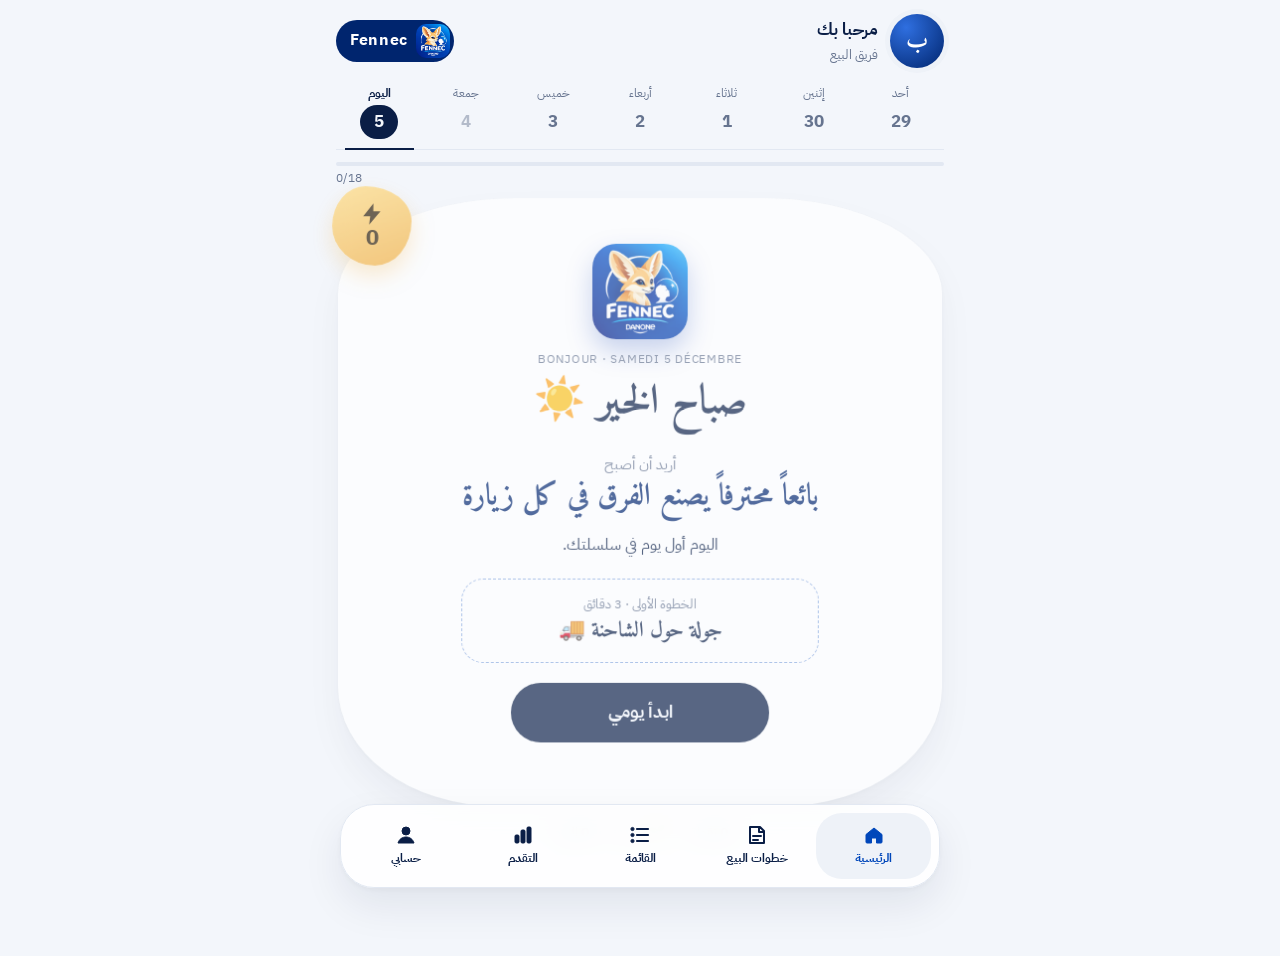
<file: index.html>
<!doctype html>
<html lang="ar" dir="rtl">
<head>
  <meta charset="utf-8">
  <meta name="viewport" content="width=device-width, initial-scale=1">
  <title>Fennec</title>
  <meta http-equiv="refresh" content="0; url=danone-vendeur/">
</head>
<body>
  <p><a href="danone-vendeur/">Ouvrir Fennec</a></p>
</body>
</html>
</file>
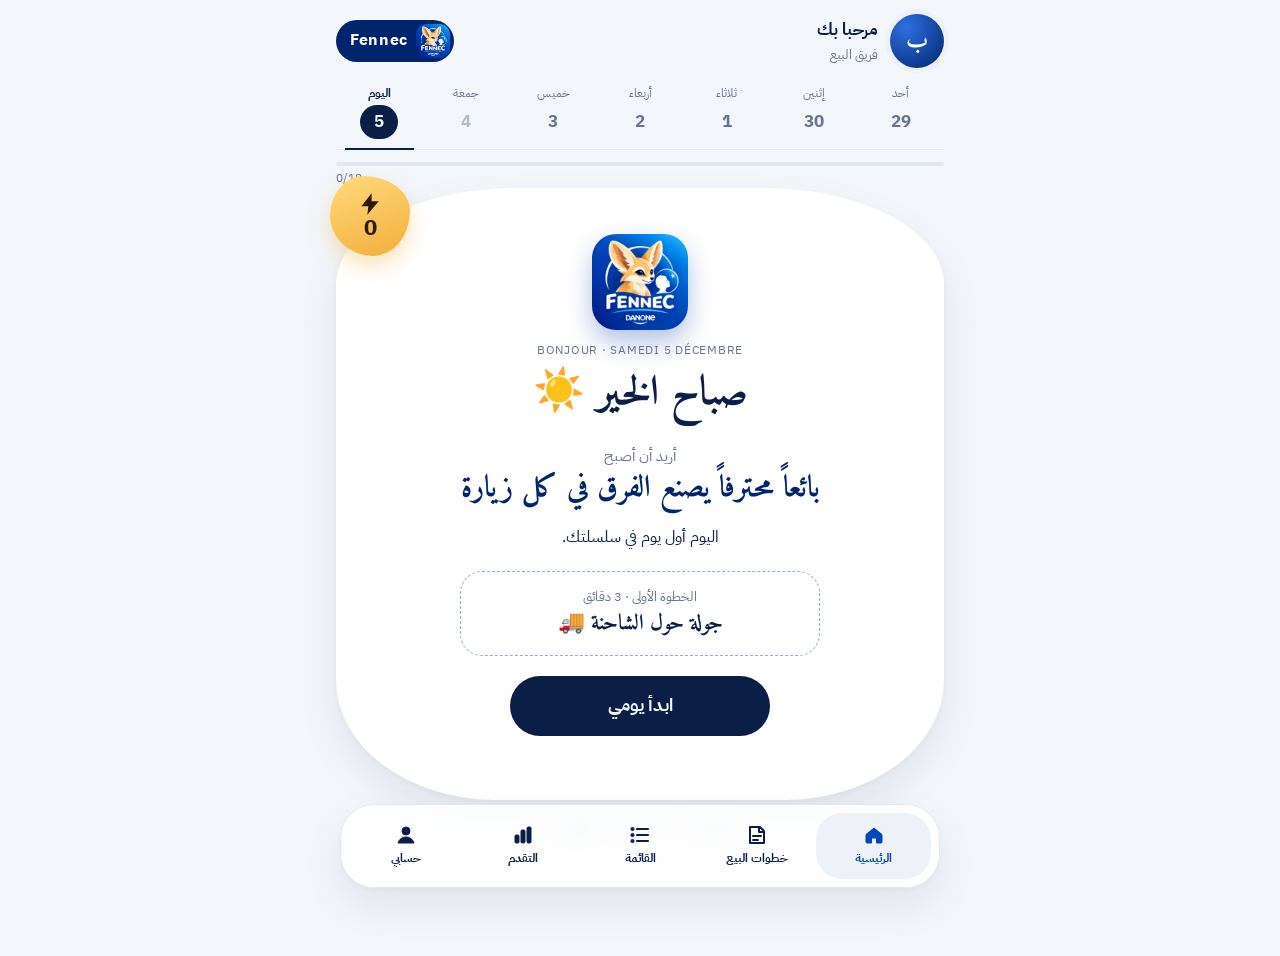
<file: danone-vendeur/index.html>
<!doctype html>
<html lang="ar" dir="rtl">
<head>
  <meta charset="utf-8">
  <meta name="viewport" content="width=device-width, initial-scale=1, viewport-fit=cover">
  <meta name="theme-color" content="#F3F6FB" media="(prefers-color-scheme: light)">
  <meta name="theme-color" content="#071330" media="(prefers-color-scheme: dark)">
  <meta name="description" content="Fennec — مهام البائع اليومية خطوة بخطوة لفريق البيع في دانون جرجرة.">
  <title>Fennec</title>
  <link rel="manifest" href="manifest.json">
  <link rel="icon" href="icon-192.png" type="image/png">
  <link rel="apple-touch-icon" href="apple-touch-icon.png">
  <meta name="apple-mobile-web-app-capable" content="yes">
  <meta name="mobile-web-app-capable" content="yes">
  <meta name="apple-mobile-web-app-title" content="Fennec">
  <meta name="apple-mobile-web-app-status-bar-style" content="default">
  <link rel="stylesheet" href="fonts/fonts.css">
  <link rel="stylesheet" href="styles.css">
</head>
<body>
  <header class="top">
    <div class="top-row">
      <button class="avatar tab-link" id="avatar" data-go="settings" aria-label="الإعدادات">ب</button>
      <div class="who">
        <div class="who-name" id="who">مرحباً</div>
        <div class="who-sub" id="whoSub">فريق البيع</div>
      </div>
      <div class="brand">
        <img class="brand-logo" src="fennec-logo.png" alt="" width="34" height="34">
        <span class="brand-name" dir="ltr">Fennec</span>
      </div>
    </div>
    <div class="week" id="week"></div>
    <div class="progress" aria-label="نسبة الإنجاز">
      <div class="progress-bar" id="progressBar"></div>
      <span class="progress-label" id="progressLabel">0/18</span>
    </div>
  </header>

  <div id="banner" class="banner hidden" role="alert"></div>

  <main id="view"></main>

  <nav class="tabbar" role="tablist" aria-label="التنقل">
    <button class="tab active" data-view="focus" role="tab">
      <svg viewBox="0 0 24 24" aria-hidden="true"><path d="M4 11.5 12 5l8 6.5V19a1 1 0 0 1-1 1h-4.5v-5h-5v5H5a1 1 0 0 1-1-1z"/></svg>
      <span>الرئيسية</span>
    </button>
    <button class="tab" data-view="steps" role="tab">
      <svg viewBox="0 0 24 24" aria-hidden="true"><path d="M5 4h10l4 4v12H5zM14 4v5h5" fill="none" stroke-width="2" stroke-linejoin="round"/><path d="M8 13h8M8 17h5" fill="none" stroke-width="2" stroke-linecap="round"/></svg>
      <span>خطوات البيع</span>
    </button>
    <button class="tab" data-view="day" role="tab">
      <svg viewBox="0 0 24 24" aria-hidden="true"><path d="M9 6h11M9 12h11M9 18h11" fill="none" stroke-width="2.2" stroke-linecap="round"/><circle cx="4.5" cy="6" r="1.6"/><circle cx="4.5" cy="12" r="1.6"/><circle cx="4.5" cy="18" r="1.6"/></svg>
      <span>القائمة</span>
    </button>
    <button class="tab" data-view="history" role="tab">
      <svg viewBox="0 0 24 24" aria-hidden="true"><rect x="4" y="12" width="4" height="8" rx="1.2"/><rect x="10" y="7" width="4" height="13" rx="1.2"/><rect x="16" y="4" width="4" height="16" rx="1.2"/></svg>
      <span>التقدم</span>
    </button>
    <button class="tab" data-view="settings" role="tab">
      <svg viewBox="0 0 24 24" aria-hidden="true"><circle cx="12" cy="8" r="4"/><path d="M4 20c1.2-4 4.4-6 8-6s6.8 2 8 6z"/></svg>
      <span>حسابي</span>
    </button>
  </nav>

  <div id="celebrate" class="celebrate hidden" aria-live="polite"></div>

  <script src="app.js"></script>
  <script src="focus.js"></script>
</body>
</html>
</file>
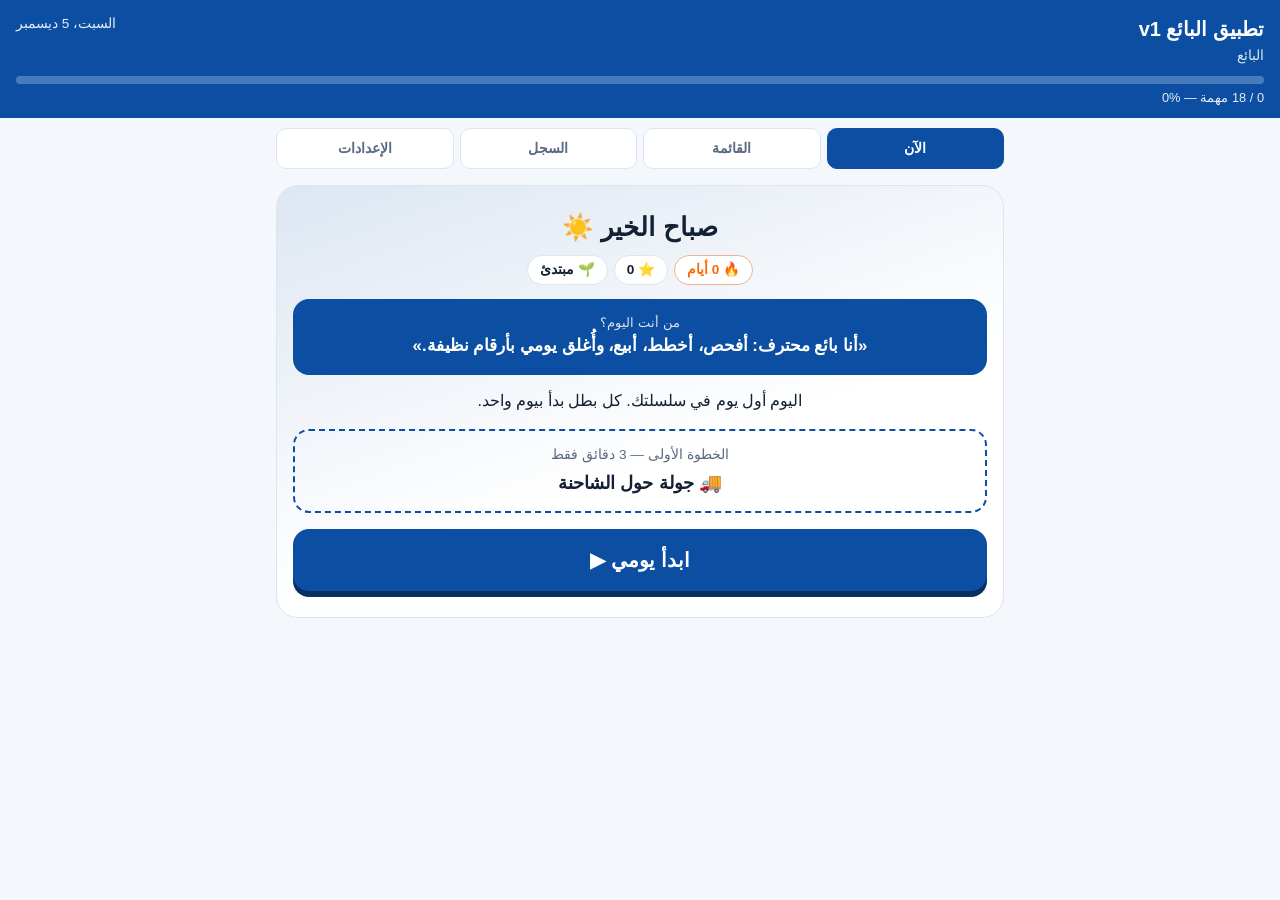
<file: danone-vendeur/v1/index.html>
<!doctype html>
<html lang="ar" dir="rtl">
<head>
  <meta charset="utf-8">
  <meta name="viewport" content="width=device-width, initial-scale=1, viewport-fit=cover">
  <meta name="theme-color" content="#0b4ea2">
  <meta name="description" content="قائمة المهام اليومية للبائع بالترتيب مع التذكيرات والحسابات.">
  <title>تطبيق البائع v1</title>
  <link rel="manifest" href="manifest.json">
  <link rel="icon" href="icon.svg" type="image/svg+xml">
  <link rel="apple-touch-icon" href="apple-touch-icon.png">
  <meta name="apple-mobile-web-app-capable" content="yes">
  <meta name="mobile-web-app-capable" content="yes">
  <meta name="apple-mobile-web-app-title" content="البائع v1">
  <meta name="apple-mobile-web-app-status-bar-style" content="black-translucent">
  <link rel="stylesheet" href="styles.css">
</head>
<body>
  <header class="topbar">
    <div class="topbar-row">
      <div>
        <h1>تطبيق البائع v1</h1>
        <p class="sub" id="who">—</p>
      </div>
      <div class="date" id="today">—</div>
    </div>
    <div class="progress" aria-label="نسبة الإنجاز">
      <div class="progress-bar" id="progressBar"></div>
    </div>
    <p class="progress-label" id="progressLabel">0%</p>
  </header>

  <nav class="tabs" role="tablist">
    <button class="tab active" data-view="focus" role="tab">الآن</button>
    <button class="tab" data-view="day" role="tab">القائمة</button>
    <button class="tab" data-view="history" role="tab">السجل</button>
    <button class="tab" data-view="settings" role="tab">الإعدادات</button>
  </nav>

  <div id="banner" class="banner hidden" role="alert"></div>

  <main id="view"></main>

  <div id="celebrate" class="celebrate hidden" aria-live="polite"></div>

  <script src="app.js"></script>
  <script src="focus.js"></script>
</body>
</html>
</file>
<file: danone-vendeur/fonts/fonts.css>
/* arabic */
@font-face {
  font-family: 'Amiri';
  font-style: normal;
  font-weight: 400;
  font-display: swap;
  src: url(Amiri-400-arabic.woff2) format('woff2');
  unicode-range: U+0600-06FF, U+0750-077F, U+0870-088E, U+0890-0891, U+0897-08E1, U+08E3-08FF, U+200C-200E, U+2010-2011, U+204F, U+2E41, U+FB50-FDFF, U+FE70-FE74, U+FE76-FEFC, U+102E0-102FB, U+10E60-10E7E, U+10EC2-10EC4, U+10EFC-10EFF, U+1EE00-1EE03, U+1EE05-1EE1F, U+1EE21-1EE22, U+1EE24, U+1EE27, U+1EE29-1EE32, U+1EE34-1EE37, U+1EE39, U+1EE3B, U+1EE42, U+1EE47, U+1EE49, U+1EE4B, U+1EE4D-1EE4F, U+1EE51-1EE52, U+1EE54, U+1EE57, U+1EE59, U+1EE5B, U+1EE5D, U+1EE5F, U+1EE61-1EE62, U+1EE64, U+1EE67-1EE6A, U+1EE6C-1EE72, U+1EE74-1EE77, U+1EE79-1EE7C, U+1EE7E, U+1EE80-1EE89, U+1EE8B-1EE9B, U+1EEA1-1EEA3, U+1EEA5-1EEA9, U+1EEAB-1EEBB, U+1EEF0-1EEF1;
}
/* latin */
@font-face {
  font-family: 'Amiri';
  font-style: normal;
  font-weight: 400;
  font-display: swap;
  src: url(Amiri-400-latin.woff2) format('woff2');
  unicode-range: U+0000-00FF, U+0131, U+0152-0153, U+02BB-02BC, U+02C6, U+02DA, U+02DC, U+0304, U+0308, U+0329, U+2000-206F, U+20AC, U+2122, U+2191, U+2193, U+2212, U+2215, U+FEFF, U+FFFD;
}
/* arabic */
@font-face {
  font-family: 'Amiri';
  font-style: normal;
  font-weight: 700;
  font-display: swap;
  src: url(Amiri-700-arabic.woff2) format('woff2');
  unicode-range: U+0600-06FF, U+0750-077F, U+0870-088E, U+0890-0891, U+0897-08E1, U+08E3-08FF, U+200C-200E, U+2010-2011, U+204F, U+2E41, U+FB50-FDFF, U+FE70-FE74, U+FE76-FEFC, U+102E0-102FB, U+10E60-10E7E, U+10EC2-10EC4, U+10EFC-10EFF, U+1EE00-1EE03, U+1EE05-1EE1F, U+1EE21-1EE22, U+1EE24, U+1EE27, U+1EE29-1EE32, U+1EE34-1EE37, U+1EE39, U+1EE3B, U+1EE42, U+1EE47, U+1EE49, U+1EE4B, U+1EE4D-1EE4F, U+1EE51-1EE52, U+1EE54, U+1EE57, U+1EE59, U+1EE5B, U+1EE5D, U+1EE5F, U+1EE61-1EE62, U+1EE64, U+1EE67-1EE6A, U+1EE6C-1EE72, U+1EE74-1EE77, U+1EE79-1EE7C, U+1EE7E, U+1EE80-1EE89, U+1EE8B-1EE9B, U+1EEA1-1EEA3, U+1EEA5-1EEA9, U+1EEAB-1EEBB, U+1EEF0-1EEF1;
}
/* latin */
@font-face {
  font-family: 'Amiri';
  font-style: normal;
  font-weight: 700;
  font-display: swap;
  src: url(Amiri-700-latin.woff2) format('woff2');
  unicode-range: U+0000-00FF, U+0131, U+0152-0153, U+02BB-02BC, U+02C6, U+02DA, U+02DC, U+0304, U+0308, U+0329, U+2000-206F, U+20AC, U+2122, U+2191, U+2193, U+2212, U+2215, U+FEFF, U+FFFD;
}
/* arabic */
@font-face {
  font-family: 'IBM Plex Sans Arabic';
  font-style: normal;
  font-weight: 400;
  font-display: swap;
  src: url(IBMPlexSansArabic-400-arabic.woff2) format('woff2');
  unicode-range: U+0600-06FF, U+0750-077F, U+0870-088E, U+0890-0891, U+0897-08E1, U+08E3-08FF, U+200C-200E, U+2010-2011, U+204F, U+2E41, U+FB50-FDFF, U+FE70-FE74, U+FE76-FEFC, U+102E0-102FB, U+10E60-10E7E, U+10EC2-10EC4, U+10EFC-10EFF, U+1EE00-1EE03, U+1EE05-1EE1F, U+1EE21-1EE22, U+1EE24, U+1EE27, U+1EE29-1EE32, U+1EE34-1EE37, U+1EE39, U+1EE3B, U+1EE42, U+1EE47, U+1EE49, U+1EE4B, U+1EE4D-1EE4F, U+1EE51-1EE52, U+1EE54, U+1EE57, U+1EE59, U+1EE5B, U+1EE5D, U+1EE5F, U+1EE61-1EE62, U+1EE64, U+1EE67-1EE6A, U+1EE6C-1EE72, U+1EE74-1EE77, U+1EE79-1EE7C, U+1EE7E, U+1EE80-1EE89, U+1EE8B-1EE9B, U+1EEA1-1EEA3, U+1EEA5-1EEA9, U+1EEAB-1EEBB, U+1EEF0-1EEF1;
}
/* latin */
@font-face {
  font-family: 'IBM Plex Sans Arabic';
  font-style: normal;
  font-weight: 400;
  font-display: swap;
  src: url(IBMPlexSansArabic-400-latin.woff2) format('woff2');
  unicode-range: U+0000-00FF, U+0131, U+0152-0153, U+02BB-02BC, U+02C6, U+02DA, U+02DC, U+0304, U+0308, U+0329, U+2000-206F, U+20AC, U+2122, U+2191, U+2193, U+2212, U+2215, U+FEFF, U+FFFD;
}
/* arabic */
@font-face {
  font-family: 'IBM Plex Sans Arabic';
  font-style: normal;
  font-weight: 500;
  font-display: swap;
  src: url(IBMPlexSansArabic-500-arabic.woff2) format('woff2');
  unicode-range: U+0600-06FF, U+0750-077F, U+0870-088E, U+0890-0891, U+0897-08E1, U+08E3-08FF, U+200C-200E, U+2010-2011, U+204F, U+2E41, U+FB50-FDFF, U+FE70-FE74, U+FE76-FEFC, U+102E0-102FB, U+10E60-10E7E, U+10EC2-10EC4, U+10EFC-10EFF, U+1EE00-1EE03, U+1EE05-1EE1F, U+1EE21-1EE22, U+1EE24, U+1EE27, U+1EE29-1EE32, U+1EE34-1EE37, U+1EE39, U+1EE3B, U+1EE42, U+1EE47, U+1EE49, U+1EE4B, U+1EE4D-1EE4F, U+1EE51-1EE52, U+1EE54, U+1EE57, U+1EE59, U+1EE5B, U+1EE5D, U+1EE5F, U+1EE61-1EE62, U+1EE64, U+1EE67-1EE6A, U+1EE6C-1EE72, U+1EE74-1EE77, U+1EE79-1EE7C, U+1EE7E, U+1EE80-1EE89, U+1EE8B-1EE9B, U+1EEA1-1EEA3, U+1EEA5-1EEA9, U+1EEAB-1EEBB, U+1EEF0-1EEF1;
}
/* latin */
@font-face {
  font-family: 'IBM Plex Sans Arabic';
  font-style: normal;
  font-weight: 500;
  font-display: swap;
  src: url(IBMPlexSansArabic-500-latin.woff2) format('woff2');
  unicode-range: U+0000-00FF, U+0131, U+0152-0153, U+02BB-02BC, U+02C6, U+02DA, U+02DC, U+0304, U+0308, U+0329, U+2000-206F, U+20AC, U+2122, U+2191, U+2193, U+2212, U+2215, U+FEFF, U+FFFD;
}
/* arabic */
@font-face {
  font-family: 'IBM Plex Sans Arabic';
  font-style: normal;
  font-weight: 700;
  font-display: swap;
  src: url(IBMPlexSansArabic-700-arabic.woff2) format('woff2');
  unicode-range: U+0600-06FF, U+0750-077F, U+0870-088E, U+0890-0891, U+0897-08E1, U+08E3-08FF, U+200C-200E, U+2010-2011, U+204F, U+2E41, U+FB50-FDFF, U+FE70-FE74, U+FE76-FEFC, U+102E0-102FB, U+10E60-10E7E, U+10EC2-10EC4, U+10EFC-10EFF, U+1EE00-1EE03, U+1EE05-1EE1F, U+1EE21-1EE22, U+1EE24, U+1EE27, U+1EE29-1EE32, U+1EE34-1EE37, U+1EE39, U+1EE3B, U+1EE42, U+1EE47, U+1EE49, U+1EE4B, U+1EE4D-1EE4F, U+1EE51-1EE52, U+1EE54, U+1EE57, U+1EE59, U+1EE5B, U+1EE5D, U+1EE5F, U+1EE61-1EE62, U+1EE64, U+1EE67-1EE6A, U+1EE6C-1EE72, U+1EE74-1EE77, U+1EE79-1EE7C, U+1EE7E, U+1EE80-1EE89, U+1EE8B-1EE9B, U+1EEA1-1EEA3, U+1EEA5-1EEA9, U+1EEAB-1EEBB, U+1EEF0-1EEF1;
}
/* latin */
@font-face {
  font-family: 'IBM Plex Sans Arabic';
  font-style: normal;
  font-weight: 700;
  font-display: swap;
  src: url(IBMPlexSansArabic-700-latin.woff2) format('woff2');
  unicode-range: U+0000-00FF, U+0131, U+0152-0153, U+02BB-02BC, U+02C6, U+02DA, U+02DC, U+0304, U+0308, U+0329, U+2000-206F, U+20AC, U+2122, U+2191, U+2193, U+2212, U+2215, U+FEFF, U+FFFD;
}
</file>
<file: danone-vendeur/styles.css>
/* ============================================================
   Fennec V2 — هوية دانون جرجرة
   Layout: one tall "blob" card per task on a milk-white ground,
   week strip on top, floating pill tab bar at the bottom.
   ============================================================ */
:root {
  /* Color — Danone blue, star red, milk white */
  --bg: #F3F6FB;          /* milk */
  --card: #FFFFFF;
  --ink: #0A1E46;         /* night blue text */
  --muted: #66748F;
  --line: #E2E8F2;
  --soft: #EEF2F8;        /* pill / chip ground */
  --brand: #0047BA;       /* Danone blue */
  --brand-deep: #00256E;
  --brand-soft: #E8EFFC;
  --brand-ink: #FFFFFF;
  --accent: #E4002B;      /* star red */
  --gold-a: #FFDA7B; --gold-b: #F2AE3D; --gold-ink: #2B1A00;
  --fire-a: #FFA25C; --fire-b: #E8452C;
  --ok: #128A4A; --ok-bg: #E4F5EB;
  --warn: #9A5B00; --warn-bg: #FFF3DD;
  --bad: #C1121F; --bad-bg: #FDE7EA;
  --lock: #A9B4C7;
  --shadow: 0 18px 40px rgba(10, 30, 70, .08), 0 2px 6px rgba(10, 30, 70, .04);

  /* Type */
  --display: 'Amiri', 'Noto Naskh Arabic', 'Times New Roman', serif;
  --ui: 'IBM Plex Sans Arabic', system-ui, 'Segoe UI', Tahoma, sans-serif;

  --radius: 18px;
  --tabbar-h: 84px;
}
@media (prefers-color-scheme: dark) {
  :root:not([data-theme="light"]) {
    --bg: #071330; --card: #0F2150; --ink: #EAF0FB; --muted: #9DAAC6; --line: #233663; --soft: #182C60;
    --brand: #4F82F7; --brand-deep: #2D5BD0; --brand-soft: #16295E; --brand-ink: #FFFFFF; --accent: #FF4D6A;
    --ok: #4CC785; --ok-bg: #0F3324; --warn: #F2B54E; --warn-bg: #362A10; --bad: #FF6B7A; --bad-bg: #3B1420;
    --lock: #4C5F8C; --shadow: 0 18px 40px rgba(0, 0, 0, .35);
    color-scheme: dark;
  }
}
:root[data-theme="dark"] {
  --bg: #071330; --card: #0F2150; --ink: #EAF0FB; --muted: #9DAAC6; --line: #233663; --soft: #182C60;
  --brand: #4F82F7; --brand-deep: #2D5BD0; --brand-soft: #16295E; --brand-ink: #FFFFFF; --accent: #FF4D6A;
  --ok: #4CC785; --ok-bg: #0F3324; --warn: #F2B54E; --warn-bg: #362A10; --bad: #FF6B7A; --bad-bg: #3B1420;
  --lock: #4C5F8C; --shadow: 0 18px 40px rgba(0, 0, 0, .35);
  color-scheme: dark;
}

* { box-sizing: border-box; }
html, body { margin: 0; }
body {
  background: var(--bg);
  color: var(--ink);
  font-family: var(--ui);
  font-size: 16px;
  line-height: 1.6;
  padding-bottom: calc(var(--tabbar-h) + 28px + env(safe-area-inset-bottom, 0px));
  overflow-x: clip;
  -webkit-tap-highlight-color: transparent;
}
button, input, textarea, select { font: inherit; color: inherit; }
button:focus-visible, a:focus-visible, input:focus-visible, textarea:focus-visible { outline: 3px solid color-mix(in srgb, var(--brand) 55%, transparent); outline-offset: 2px; }
a { color: var(--brand); }
.display { font-family: var(--display); font-weight: 700; text-wrap: balance; line-height: 1.35; margin: 0; }
.eyebrow { font-size: .78rem; letter-spacing: .06em; color: var(--muted); text-transform: uppercase; }
.muted { color: var(--muted); font-size: .9rem; }

/* ---------- Header ---------- */
.top { max-width: 640px; margin: 0 auto; padding: max(14px, env(safe-area-inset-top, 0px)) 16px 0; }
.top-row { display: flex; align-items: center; gap: 12px; }
.avatar {
  flex: none; width: 54px; height: 54px; border-radius: 50%; border: 0; cursor: pointer;
  display: grid; place-items: center; font-family: var(--display); font-size: 1.5rem; font-weight: 700;
  color: var(--brand-ink); background: radial-gradient(circle at 30% 25%, #2F6FE0, var(--brand-deep));
  box-shadow: 0 0 0 5px var(--soft);
}
.who { flex: 1; min-width: 0; }
.who-name { font-weight: 700; font-size: 1.05rem; }
.who-sub { font-size: .82rem; color: var(--muted); white-space: nowrap; overflow: hidden; text-overflow: ellipsis; }
.brand { display: flex; align-items: center; gap: 8px; padding: 4px; padding-inline-end: 14px; border-radius: 99px; background: var(--brand-deep); color: #fff; }
.brand-logo { width: 34px; height: 34px; border-radius: 10px; display: block; }
.brand-name { font-weight: 700; font-size: 1rem; letter-spacing: .04em; white-space: nowrap; }

.week { display: grid; grid-template-columns: repeat(7, 1fr); margin-top: 16px; border-bottom: 1px solid var(--line); }
.wd { display: flex; flex-direction: column; align-items: center; gap: 2px; padding-bottom: 10px; position: relative; color: var(--muted); }
.wd-n { font-size: .74rem; }
.wd-d { font-size: 1.05rem; font-weight: 600; width: 38px; height: 34px; display: grid; place-items: center; border-radius: 99px; font-variant-numeric: tabular-nums; }
.wd.full .wd-d { color: var(--brand); }
.wd.full::after, .wd.part::after { content: ""; position: absolute; bottom: 4px; width: 5px; height: 5px; border-radius: 50%; background: var(--brand); }
.wd.part::after { background: transparent; box-shadow: inset 0 0 0 1.5px var(--brand); }
.wd.off .wd-d { opacity: .45; }
.wd.today { color: var(--ink); font-weight: 700; }
.wd.today .wd-d { background: var(--ink); color: var(--bg); }
.wd.today::before { content: ""; position: absolute; bottom: -1px; inset-inline: 10%; height: 2px; background: var(--ink); }
.wd.today::after { display: none; }

.progress { position: relative; height: 4px; margin: 12px 0 0; background: var(--line); border-radius: 99px; }
.progress-bar { height: 100%; width: 0; border-radius: 99px; background: linear-gradient(90deg, var(--accent), var(--brand)); transition: width .4s; }
.progress-label { position: absolute; inset-inline-end: 0; top: 8px; font-size: .72rem; color: var(--muted); font-variant-numeric: tabular-nums; }

/* ---------- Main ---------- */
main { max-width: 640px; margin: 0 auto; padding: 22px 16px 0; }
.banner {
  max-width: 608px; margin: 12px auto 0; padding: 10px 14px; border-radius: 14px;
  background: var(--warn-bg); color: var(--warn); font-weight: 600; cursor: pointer;
}
.banner.hidden { display: none; }

.stack { display: flex; flex-direction: column; gap: 22px; }

/* The signature card: soft superellipse "blob" */
.blob {
  position: relative; background: var(--card); color: var(--ink);
  border-radius: min(46%, 180px) min(46%, 180px) min(42%, 160px) min(42%, 160px) / 96px 96px 120px 120px;
  padding: 70px clamp(22px, 7vw, 40px) 64px; text-align: center; box-shadow: var(--shadow);
}
.blob.enter { animation: rise .45s cubic-bezier(.2, .9, .3, 1.1); }
.pill-btn {
  position: absolute; top: 18px; left: 50%; transform: translateX(-50%);
  width: 64px; height: 40px; border: 0; border-radius: 20px; background: var(--soft); color: var(--ink);
  display: grid; place-items: center; font-weight: 800; letter-spacing: .12em; cursor: pointer;
}
.pill-btn svg { width: 22px; height: 22px; stroke: currentColor; }
.badge {
  position: absolute; top: -12px; left: -6px; width: 80px; height: 80px;
  border-radius: 42% 58% 46% 54% / 50% 44% 56% 50%;
  background: linear-gradient(160deg, var(--gold-a), var(--gold-b)); color: var(--gold-ink);
  display: grid; place-items: center; align-content: center; gap: 0;
  box-shadow: 0 10px 22px rgba(242, 174, 61, .35);
}
.badge svg { width: 26px; height: 26px; fill: currentColor; }
.badge b { font-size: 1.35rem; line-height: 1.1; font-variant-numeric: tabular-nums; }
.badge.hot { background: linear-gradient(160deg, var(--fire-a), var(--fire-b)); color: #fff; box-shadow: 0 10px 22px rgba(232, 69, 44, .35); }

.phase-chip { display: inline-flex; flex-wrap: wrap; justify-content: center; gap: 6px; font-size: .78rem; font-weight: 600; color: var(--brand); background: var(--brand-soft); border-radius: 99px; padding: 4px 12px; margin-bottom: 14px; }
.phase-chip span { color: var(--muted); font-weight: 500; }
.task-title { font-size: clamp(1.7rem, 7.4vw, 2.3rem); }
.t-icon { font-family: var(--ui); }
.fr { color: var(--muted); font-size: .9rem; margin-top: 2px; }
.become { margin: 22px 0 6px; }
.become-k { color: var(--muted); font-size: .95rem; }
.become-v { font-family: var(--display); font-size: clamp(1.45rem, 6.2vw, 1.9rem); font-weight: 700; line-height: 1.4; text-wrap: balance; color: var(--brand-deep); }
@media (prefers-color-scheme: dark) { :root:not([data-theme="light"]) .become-v { color: #BFD3FF; } }
:root[data-theme="dark"] .become-v { color: #BFD3FF; }
.hint { color: var(--muted); margin: 14px auto 0; max-width: 34ch; }
.why { display: inline-block; margin: 12px 0 0; padding: 8px 14px; border-radius: 14px; background: var(--warn-bg); color: var(--warn); font-size: .88rem; font-weight: 600; }
.why::before { content: "💡 "; }
.f-body { text-align: right; margin-top: 16px; }
.f-body:empty { display: none; }
.meta { margin-top: 14px; font-size: .8rem; color: var(--muted); }

.cta {
  display: inline-flex; align-items: center; justify-content: center; gap: 10px;
  min-width: min(260px, 100%); margin-top: 20px; padding: 15px 28px; border: 0; border-radius: 99px; cursor: pointer;
  background: var(--ink); color: var(--bg); font-size: 1.15rem; font-weight: 700;
  transition: transform .1s, opacity .2s;
}
.cta:active:not(:disabled) { transform: scale(.97); }
.cta:disabled { background: var(--soft); color: var(--lock); cursor: not-allowed; }
.done-btn { background: var(--brand); color: var(--brand-ink); }
.tick { width: 26px; height: 26px; border-radius: 50%; display: grid; place-items: center; background: rgba(255, 255, 255, .22); font-size: .9rem; }
.done-btn:disabled .tick { background: transparent; box-shadow: inset 0 0 0 2px var(--lock); }
.pill-link { margin-top: 12px; background: none; border: 0; color: var(--brand); font-weight: 700; cursor: pointer; text-decoration: underline; text-underline-offset: 4px; }

/* Upcoming tasks: locked, receding */
.blob.locked { padding: 66px 28px 40px; opacity: .78; }
.blob.locked.l2 { opacity: .5; transform: scale(.95); margin-top: -6px; }
.blob.locked h3 { font-size: 1.45rem; }
.pill-btn.lock { cursor: default; }

/* Phase track: 7 segments, filled by progress */
.ptrack { display: grid; grid-template-columns: repeat(7, 1fr); gap: 6px; }
.ptrack span { height: 6px; border-radius: 99px; background: linear-gradient(90deg, var(--brand) calc(var(--f) * 100%), var(--line) 0); transform: scaleX(-1); }
.ptrack span.full { background: var(--brand); }
.ptrack span.now { box-shadow: 0 0 0 3px var(--brand-soft); }

.statline { display: flex; justify-content: center; align-items: center; flex-wrap: wrap; gap: 10px; color: var(--muted); font-size: .88rem; }
.statline b { color: var(--ink); font-variant-numeric: tabular-nums; }
.statline i { width: 4px; height: 4px; border-radius: 50%; background: var(--lock); }
.road { text-align: center; background: var(--ok-bg); color: var(--ok); border-radius: 18px; padding: 12px; font-weight: 600; }

/* Intro & finale */
.intro .display { font-size: clamp(2rem, 8vw, 2.6rem); margin-top: 6px; }
.intro-msg { margin: 14px auto 0; max-width: 36ch; }
.first-step { margin: 20px auto 0; padding: 14px 16px; border-radius: 22px; border: 1.5px dashed color-mix(in srgb, var(--brand) 45%, transparent); max-width: 360px; }
.fs-k { color: var(--muted); font-size: .82rem; }
.fs-v { font-family: var(--display); font-size: 1.35rem; font-weight: 700; }
.intro-logo { display: block; width: 96px; height: 96px; margin: -24px auto 10px; border-radius: 24px; box-shadow: 0 12px 26px rgba(0, 51, 168, .3); }
.install-steps { margin: 0; padding-inline-start: 22px; display: grid; gap: 4px; }
.brand-banner { display: block; width: 100%; height: auto; border-radius: 26px; margin-bottom: 14px; box-shadow: var(--shadow); }
.ver-logo { width: 40px; height: 40px; border-radius: 11px; vertical-align: middle; }
.trophy { font-size: 3.6rem; line-height: 1; margin-bottom: 4px; animation: pop .6s cubic-bezier(.2, 1.6, .4, 1); }
.intro .kpis { text-align: right; margin-top: 16px; }

/* ---------- Sales steps carousel ---------- */
.steps-wrap { margin: 4px -8px 0; }
.steps-track {
  display: flex; gap: 12px; overflow-x: auto; scroll-snap-type: x mandatory; padding: 6px 8% 10px;
  scrollbar-width: none; overscroll-behavior-x: contain;
}
.steps-track::-webkit-scrollbar { display: none; }
.step-card {
  flex: 0 0 84%; scroll-snap-align: center; text-align: center; color: #fff;
  border-radius: 38% 38% 34% 34% / 18% 18% 22% 22%;
  padding: 26px 20px 30px; min-height: 270px;
  background: radial-gradient(120% 90% at 50% 0%, #2F6FE0 0%, #0047BA 45%, #00256E 100%);
  box-shadow: 0 14px 28px rgba(0, 37, 110, .25); position: relative; overflow: hidden;
}
.step-card::after { content: "★"; position: absolute; top: 14px; right: 18px; color: var(--accent); font-size: 1.1rem; }
.step-num { font-family: var(--display); font-size: 2.6rem; font-weight: 700; line-height: 1; opacity: .95; }
.step-num span { font-size: 1rem; opacity: .6; }
.step-icon { font-size: 2.6rem; margin: 10px 0 4px; }
.step-ar { font-family: var(--display); font-size: 1.5rem; margin: 0; line-height: 1.4; }
.step-fr { font-size: .82rem; opacity: .75; letter-spacing: .03em; }
.step-tip { margin: 12px auto 0; max-width: 28ch; font-size: .95rem; opacity: .95; }
.step-nav { display: flex; align-items: center; justify-content: center; gap: 14px; margin-top: 8px; }
.step-arrow { width: 40px; height: 40px; border-radius: 50%; border: 0; background: var(--soft); color: var(--ink); font-size: 1.1rem; cursor: pointer; }
.step-dots { display: flex; gap: 6px; }
.step-dots i { width: 7px; height: 7px; border-radius: 99px; background: var(--line); transition: width .25s, background .25s; }
.step-dots i.on { width: 22px; background: var(--brand); }
.steps-wrap.big .step-card { min-height: 380px; padding-top: 44px; }
.steps-wrap.big .step-icon { font-size: 3.4rem; }
.steps-wrap.big .step-ar { font-size: 1.85rem; }
.guide-head { text-align: center; margin-bottom: 12px; }
.guide-head .display { font-size: clamp(1.8rem, 7vw, 2.3rem); }

/* ---------- Bottom tab bar ---------- */
.tabbar {
  position: fixed; z-index: 30; left: 50%; transform: translateX(-50%);
  bottom: calc(12px + env(safe-area-inset-bottom, 0px));
  width: min(600px, calc(100% - 24px)); height: var(--tabbar-h);
  display: grid; grid-template-columns: repeat(5, 1fr); gap: 2px; padding: 8px;
  background: color-mix(in srgb, var(--card) 88%, transparent); backdrop-filter: blur(14px);
  border: 1px solid var(--line); border-radius: 34px; box-shadow: var(--shadow);
}
.tab {
  border: 0; background: transparent; border-radius: 26px; cursor: pointer; color: var(--ink);
  display: flex; flex-direction: column; align-items: center; justify-content: center; gap: 3px;
  font-size: .72rem; font-weight: 700; padding: 4px 2px;
}
.tab svg { width: 24px; height: 24px; fill: currentColor; stroke: currentColor; }
.tab span { white-space: nowrap; }
.tab.active { background: var(--soft); color: var(--brand); }

/* ---------- Shared controls (list, settings, history) ---------- */
.next { background: var(--card); border-radius: var(--radius); padding: 12px 16px; margin-bottom: 14px; box-shadow: var(--shadow); border-inline-start: 4px solid var(--brand); }
.next .k { font-size: .8rem; color: var(--muted); }
.next .t { font-weight: 700; font-size: 1.05rem; }
.next.done { border-color: var(--ok); background: var(--ok-bg); }

.phase { background: var(--card); border-radius: 26px; margin-bottom: 12px; overflow: hidden; box-shadow: var(--shadow); }
.phase > summary { list-style: none; cursor: pointer; padding: 14px 16px; display: flex; align-items: center; gap: 10px; }
.phase > summary::-webkit-details-marker { display: none; }
.phase .num { flex: none; width: 32px; height: 32px; border-radius: 50%; display: grid; place-items: center; background: var(--soft); font-weight: 700; font-size: .9rem; }
.phase.complete .num { background: var(--brand); color: var(--brand-ink); }
.phase.locked { opacity: .6; }
.phase.locked .num { color: var(--lock); }
.phase .ph-title { flex: 1; font-weight: 700; }
.phase .ph-meta { font-size: .8rem; color: var(--muted); white-space: nowrap; }
.phase .locked-note { padding: 0 16px 14px; color: var(--muted); font-size: .9rem; }

.task { border-top: 1px solid var(--line); padding: 12px 16px; }
.blob.task { border-top: 0; padding: 70px clamp(22px, 7vw, 40px) 64px; }
.task.done:not(.blob) { background: var(--ok-bg); }
.task-head { display: flex; gap: 10px; align-items: flex-start; }
.task-head label { flex: 1; cursor: pointer; }
.task-title { font-weight: 600; }
.task-hint { font-size: .85rem; color: var(--muted); margin-top: 2px; }
.task input[type="checkbox"] { width: 24px; height: 24px; margin-top: 2px; accent-color: var(--brand); flex: none; }
.task input[type="checkbox"]:disabled { opacity: .4; }
.task-body { margin-top: 10px; }

.row { display: flex; flex-wrap: wrap; gap: 8px; align-items: center; margin-bottom: 10px; }
.row > label { font-size: .88rem; color: var(--muted); min-width: 120px; }
.field { border: 1.5px solid var(--line); background: var(--bg); border-radius: 14px; padding: 10px 12px; min-width: 0; }
.field:focus { border-color: var(--brand); outline: none; }
input.field[type="number"] { width: 140px; direction: ltr; text-align: center; font-size: 1.1rem; font-weight: 600; }
textarea.field { width: 100%; min-height: 64px; resize: vertical; }
input.field[type="text"], input.field[type="tel"] { width: 100%; }

.seg { display: flex; width: 100%; gap: 8px; }
.seg button { flex: 1; border: 1.5px solid var(--line); background: var(--card); padding: 13px 10px; border-radius: 99px; cursor: pointer; font-weight: 700; }
.seg button.on-ok { background: var(--ok); border-color: var(--ok); color: #fff; }
.seg button.on-bad { background: var(--bad); border-color: var(--bad); color: #fff; }

.btn {
  display: inline-block; text-decoration: none; text-align: center;
  border: 1.5px solid var(--brand); background: var(--brand); color: var(--brand-ink);
  border-radius: 99px; padding: 10px 18px; cursor: pointer; font-weight: 700;
}
.btn.ghost { background: transparent; color: var(--brand); }
.btn.wa { background: #1F9D55; border-color: #1F9D55; color: #fff; }
.btn.danger { background: transparent; color: var(--bad); border-color: var(--bad); }
.btn.sm { padding: 6px 12px; font-size: .85rem; }

.alert { border-radius: 14px; padding: 9px 12px; font-size: .9rem; margin: 8px 0; font-weight: 600; text-align: center; }
.alert.ok { background: var(--ok-bg); color: var(--ok); }
.alert.warn { background: var(--warn-bg); color: var(--warn); }
.alert.bad { background: var(--bad-bg); color: var(--bad); }

.kpis { display: grid; grid-template-columns: repeat(auto-fit, minmax(130px, 1fr)); gap: 8px; margin: 8px 0; }
.kpi { background: var(--bg); border-radius: 16px; padding: 10px 12px; }
.kpi .l { font-size: .78rem; color: var(--muted); }
.kpi .v { font-weight: 700; font-size: 1.15rem; direction: ltr; text-align: right; font-variant-numeric: tabular-nums; }
.kpi .v.ok { color: var(--ok); } .kpi .v.bad { color: var(--bad); } .kpi .v.warn { color: var(--warn); }

.table-wrap { overflow-x: auto; margin: 6px 0; }
table { width: 100%; border-collapse: collapse; font-size: .88rem; font-variant-numeric: tabular-nums; }
th, td { border-bottom: 1px solid var(--line); padding: 8px 4px; text-align: center; }
th { color: var(--muted); font-weight: 600; }
td:first-child, th:first-child { text-align: right; }
td.diff { font-weight: 700; direction: ltr; }
td.diff.ok { color: var(--ok); } td.diff.bad { color: var(--bad); }

.log { font-size: .85rem; color: var(--muted); margin: 6px 0 0; padding-inline-start: 18px; text-align: right; }
pre.report { white-space: pre-wrap; direction: rtl; margin: 0; font-family: inherit; font-size: .9rem; text-align: right; }

.card { background: var(--card); border-radius: 26px; padding: 18px; margin-bottom: 14px; box-shadow: var(--shadow); }
.card h2 { margin: 0 0 10px; font-size: 1.1rem; }
.card h3 { margin: 14px 0 8px; font-size: .95rem; color: var(--muted); }
.card.version h2 { font-family: var(--display); font-size: 1.5rem; }
.ver { font-family: var(--ui); font-size: .8rem; background: var(--accent); color: #fff; border-radius: 99px; padding: 2px 10px; vertical-align: middle; }
.actions { display: flex; flex-wrap: wrap; gap: 8px; margin-top: 12px; justify-content: center; }
.switch { display: flex; align-items: center; gap: 8px; margin: 8px 0; }
.switch input { width: 20px; height: 20px; accent-color: var(--brand); }

/* ---------- Celebration ---------- */
.celebrate {
  position: fixed; inset: 0; z-index: 50; display: grid; place-items: center;
  background: color-mix(in srgb, var(--bg) 72%, transparent); backdrop-filter: blur(4px); cursor: pointer;
}
.celebrate.hidden { display: none; }
.cel-box {
  background: var(--card); padding: 30px 34px; text-align: center; max-width: 86vw;
  border-radius: 44% 44% 40% 40% / 22% 22% 26% 26%;
  box-shadow: var(--shadow); animation: pop .5s cubic-bezier(.2, 1.6, .4, 1);
}
.cel-icon { font-size: 3.2rem; }
.cel-box.big .cel-icon { font-size: 4.4rem; }
.cel-pts { direction: ltr; font-size: 2.1rem; font-weight: 800; color: var(--gold-b); }
.cel-msg { font-family: var(--display); font-size: 1.45rem; font-weight: 700; }
.cel-id { margin-top: 6px; color: var(--brand); font-weight: 700; }
.confetti { position: fixed; inset: 0; pointer-events: none; overflow: hidden; }
.confetti i { position: absolute; top: -12px; width: 9px; height: 14px; border-radius: 2px; animation: fall 1.2s ease-in forwards; box-shadow: 0 0 0 1px rgba(0, 37, 110, .12); }

@keyframes fall { to { top: 105vh; transform: rotate(540deg); } }
@keyframes pop { 0% { transform: scale(.4); opacity: 0; } 100% { transform: scale(1); opacity: 1; } }
@keyframes rise { from { transform: translateY(24px) scale(.98); opacity: 0; } to { transform: none; opacity: 1; } }
@media (prefers-reduced-motion: reduce) {
  .blob.enter, .cel-box, .intro-logo { display: block; width: 96px; height: 96px; margin: -24px auto 10px; border-radius: 24px; box-shadow: 0 12px 26px rgba(0, 51, 168, .3); }
.ver-logo { width: 40px; height: 40px; border-radius: 11px; vertical-align: middle; }
.trophy { animation: none; }
  .confetti { display: none; }
  .steps-track { scroll-behavior: auto; }
}

@media (max-width: 420px) {
  .row > label { min-width: 100%; }
  input.field[type="number"] { width: 100%; }
  .brand-name { font-size: .85rem; }
  .brand { padding: 7px 11px; }
}
</file>
<file: danone-vendeur/v1/styles.css>
:root {
  --bg: #f4f7fb;
  --card: #ffffff;
  --ink: #142033;
  --muted: #5b6b82;
  --line: #dde5f0;
  --brand: #0b4ea2;
  --brand-ink: #ffffff;
  --accent: #e30613;
  --ok: #138a4b;
  --ok-bg: #e5f5ec;
  --warn: #a35d00;
  --warn-bg: #fff3df;
  --bad: #c1121f;
  --bad-bg: #fde8ea;
  --lock: #9aa7b8;
  --radius: 14px;
}
@media (prefers-color-scheme: dark) {
  :root:not([data-theme="light"]) {
    --bg: #0e1520;
    --card: #172131;
    --ink: #e8eef7;
    --muted: #9aabc2;
    --line: #2a3850;
    --brand: #3d82e0;
    --ok: #4cc785;
    --ok-bg: #12301f;
    --warn: #f0b048;
    --warn-bg: #33270f;
    --bad: #ff6b74;
    --bad-bg: #3a161b;
    --lock: #5d6b80;
    color-scheme: dark;
  }
}
:root[data-theme="dark"] {
    --bg: #0e1520;
    --card: #172131;
    --ink: #e8eef7;
    --muted: #9aabc2;
    --line: #2a3850;
    --brand: #3d82e0;
    --ok: #4cc785;
    --ok-bg: #12301f;
    --warn: #f0b048;
    --warn-bg: #33270f;
    --bad: #ff6b74;
    --bad-bg: #3a161b;
    --lock: #5d6b80;
  color-scheme: dark;
}

* { box-sizing: border-box; }
html, body { margin: 0; }
body {
  background: var(--bg);
  color: var(--ink);
  font-family: "Segoe UI", Tahoma, "Noto Sans Arabic", "Geeza Pro", Arial, sans-serif;
  font-size: 16px;
  line-height: 1.5;
  padding-bottom: 48px;
  overflow-x: clip;
}
button, input, textarea, select { font: inherit; color: inherit; }

.topbar {
  background: var(--brand);
  color: var(--brand-ink);
  padding: 14px 16px 10px;
  padding-top: max(14px, env(safe-area-inset-top));
  position: sticky; top: env(safe-area-inset-top, 0px); z-index: 10;
}
.topbar-row { display: flex; justify-content: space-between; align-items: flex-start; gap: 12px; }
.topbar h1 { margin: 0; font-size: 1.25rem; }
.topbar .sub { margin: 2px 0 0; opacity: .85; font-size: .85rem; }
.topbar .date { font-size: .85rem; opacity: .9; text-align: left; }
.progress { margin-top: 10px; height: 8px; background: rgba(255,255,255,.25); border-radius: 99px; overflow: hidden; }
.progress-bar { height: 100%; width: 0; background: #fff; transition: width .3s; }
.progress-label { margin: 4px 0 0; font-size: .8rem; opacity: .9; }

.tabs { display: flex; gap: 6px; padding: 10px 16px 0; max-width: 760px; margin: 0 auto; }
.tab {
  flex: 1; border: 1px solid var(--line); background: var(--card); color: var(--muted);
  padding: 9px 6px; border-radius: 10px; cursor: pointer; font-weight: 600; font-size: .9rem;
}
.tab.active { background: var(--brand); color: var(--brand-ink); border-color: var(--brand); }

main { max-width: 760px; margin: 0 auto; padding: 12px 16px; }

.banner {
  max-width: 728px; margin: 10px auto 0; padding: 10px 14px; border-radius: 10px;
  background: var(--warn-bg); color: var(--warn); font-weight: 600; cursor: pointer;
}
.banner.hidden { display: none; }

.next {
  background: var(--card); border: 2px solid var(--brand); border-radius: var(--radius);
  padding: 12px 14px; margin-bottom: 14px;
}
.next .k { font-size: .8rem; color: var(--muted); }
.next .t { font-weight: 700; font-size: 1.05rem; }
.next.done { border-color: var(--ok); background: var(--ok-bg); }

.phase { background: var(--card); border: 1px solid var(--line); border-radius: var(--radius); margin-bottom: 12px; overflow: hidden; }
.phase > summary {
  list-style: none; cursor: pointer; padding: 12px 14px; display: flex; align-items: center; gap: 10px;
}
.phase > summary::-webkit-details-marker { display: none; }
.phase .num {
  flex: none; width: 30px; height: 30px; border-radius: 50%; display: grid; place-items: center;
  background: var(--bg); border: 1px solid var(--line); font-weight: 700; font-size: .9rem;
}
.phase.complete .num { background: var(--ok); color: #fff; border-color: var(--ok); }
.phase.locked { opacity: .6; }
.phase.locked .num { color: var(--lock); }
.phase .ph-title { flex: 1; font-weight: 700; }
.phase .ph-meta { font-size: .8rem; color: var(--muted); white-space: nowrap; }
.phase .locked-note { padding: 0 14px 12px; color: var(--muted); font-size: .9rem; }

.task { border-top: 1px solid var(--line); padding: 12px 14px; }
.task.done { background: var(--ok-bg); }
.task-head { display: flex; gap: 10px; align-items: flex-start; }
.task-head label { flex: 1; cursor: pointer; }
.task-title { font-weight: 600; }
.task-hint { font-size: .85rem; color: var(--muted); margin-top: 2px; }
.task input[type="checkbox"] { width: 24px; height: 24px; margin-top: 2px; accent-color: var(--ok); flex: none; }
.task input[type="checkbox"]:disabled { opacity: .4; }
.task-body { margin-top: 10px; }

.row { display: flex; flex-wrap: wrap; gap: 8px; align-items: center; margin-bottom: 8px; }
.row > label { font-size: .88rem; color: var(--muted); min-width: 120px; }
.field {
  border: 1px solid var(--line); background: var(--bg); border-radius: 10px; padding: 8px 10px; min-width: 0;
}
input.field[type="number"] { width: 130px; direction: ltr; text-align: center; }
textarea.field { width: 100%; min-height: 64px; resize: vertical; }
input.field[type="text"], input.field[type="tel"] { width: 100%; }

.seg { display: inline-flex; border: 1px solid var(--line); border-radius: 10px; overflow: hidden; }
.seg button { border: 0; background: var(--card); padding: 8px 14px; cursor: pointer; font-weight: 600; }
.seg button + button { border-right: 1px solid var(--line); }
.seg button.on-ok { background: var(--ok); color: #fff; }
.seg button.on-bad { background: var(--bad); color: #fff; }

.btn {
  display: inline-block; text-decoration: none; text-align: center;
  border: 1px solid var(--brand); background: var(--brand); color: var(--brand-ink);
  border-radius: 10px; padding: 9px 14px; cursor: pointer; font-weight: 600;
}
.btn.ghost { background: transparent; color: var(--brand); }
.btn.wa { background: #1f9d55; border-color: #1f9d55; color: #fff; }
.btn.danger { background: transparent; color: var(--bad); border-color: var(--bad); }
.btn.sm { padding: 5px 10px; font-size: .85rem; }

.alert { border-radius: 10px; padding: 8px 12px; font-size: .9rem; margin: 8px 0; font-weight: 600; }
.alert.ok { background: var(--ok-bg); color: var(--ok); }
.alert.warn { background: var(--warn-bg); color: var(--warn); }
.alert.bad { background: var(--bad-bg); color: var(--bad); }

.kpis { display: grid; grid-template-columns: repeat(auto-fit, minmax(120px, 1fr)); gap: 8px; margin: 8px 0; }
.kpi { background: var(--bg); border: 1px solid var(--line); border-radius: 10px; padding: 8px 10px; }
.kpi .l { font-size: .78rem; color: var(--muted); }
.kpi .v { font-weight: 700; font-size: 1.1rem; direction: ltr; text-align: right; }
.kpi .v.ok { color: var(--ok); } .kpi .v.bad { color: var(--bad); } .kpi .v.warn { color: var(--warn); }

.table-wrap { overflow-x: auto; margin: 6px 0; }
table { width: 100%; border-collapse: collapse; font-size: .88rem; }
th, td { border-bottom: 1px solid var(--line); padding: 6px 4px; text-align: center; }
th { color: var(--muted); font-weight: 600; }
td:first-child, th:first-child { text-align: right; }
td input.field[type="number"] { width: 70px; padding: 6px 4px; }
td input.field[type="text"] { min-width: 110px; padding: 6px 8px; }
td.diff { font-weight: 700; direction: ltr; }
td.diff.ok { color: var(--ok); } td.diff.bad { color: var(--bad); }

ol.steps { margin: 0; padding-inline-start: 22px; }
ol.steps li { margin-bottom: 4px; }
ol.steps li b { color: var(--brand); }

.log { font-size: .85rem; color: var(--muted); margin: 6px 0 0; padding-inline-start: 18px; }

.card { background: var(--card); border: 1px solid var(--line); border-radius: var(--radius); padding: 14px; margin-bottom: 12px; }
.card h2 { margin: 0 0 10px; font-size: 1.05rem; }
.card h3 { margin: 14px 0 8px; font-size: .95rem; color: var(--muted); }
.muted { color: var(--muted); font-size: .88rem; }
.actions { display: flex; flex-wrap: wrap; gap: 8px; margin-top: 10px; }
.switch { display: flex; align-items: center; gap: 8px; margin: 8px 0; }
.switch input { width: 20px; height: 20px; }

@media (max-width: 420px) {
  .row > label { min-width: 100%; }
  input.field[type="number"] { width: 100%; }
  td input.field[type="number"] { width: 60px; }
}

pre.report { white-space: pre-wrap; direction: rtl; margin: 0; font-family: inherit; font-size: .9rem; }

/* ===================== وضع خطوة بخطوة ===================== */
:root { --gold: #f5b301; --fire: #ff6a00; }

.chips { display: flex; flex-wrap: wrap; gap: 6px; justify-content: center; margin: 4px 0 12px; }
.chip {
  background: var(--card); border: 1px solid var(--line); border-radius: 99px;
  padding: 4px 12px; font-size: .85rem; font-weight: 700;
}
.chip.fire { color: var(--fire); border-color: color-mix(in srgb, var(--fire) 40%, var(--line)); }

/* Morning / finale screen */
.intro {
  text-align: center; padding: 22px 16px 26px; border-radius: 22px; margin-top: 4px;
  background: linear-gradient(160deg, color-mix(in srgb, var(--brand) 14%, var(--card)), var(--card) 60%);
  border: 1px solid var(--line);
  animation: rise .45s ease-out;
}
.intro-sun { font-size: 1.6rem; font-weight: 800; margin-bottom: 8px; }
.intro-msg { margin: 10px 4px; }
.intro .kpis { text-align: right; }
.identity {
  margin: 14px 0; padding: 14px; border-radius: 16px;
  background: var(--brand); color: var(--brand-ink);
}
.identity-k { font-size: .8rem; opacity: .85; }
.identity-v { font-size: 1.05rem; font-weight: 700; line-height: 1.7; }
.first-step {
  margin: 16px 0; padding: 14px; border: 2px dashed var(--brand); border-radius: 16px;
}
.fs-k { color: var(--muted); font-size: .85rem; }
.fs-v { font-size: 1.15rem; font-weight: 800; margin-top: 4px; }
.trophy { font-size: 4.5rem; animation: pop .6s cubic-bezier(.2, 1.6, .4, 1); }

.big-btn {
  display: block; width: 100%; border: 0; border-radius: 16px; cursor: pointer;
  padding: 16px; font-size: 1.25rem; font-weight: 800;
  background: var(--brand); color: var(--brand-ink);
  box-shadow: 0 6px 0 color-mix(in srgb, var(--brand) 60%, #000);
  transition: transform .08s, box-shadow .08s;
}
.big-btn:active:not(:disabled) { transform: translateY(4px); box-shadow: 0 2px 0 color-mix(in srgb, var(--brand) 60%, #000); }
.done-btn { background: var(--ok); box-shadow: 0 6px 0 color-mix(in srgb, var(--ok) 60%, #000); margin-top: 14px; }
.done-btn:active:not(:disabled) { box-shadow: 0 2px 0 color-mix(in srgb, var(--ok) 60%, #000); }
.big-btn:disabled { background: var(--lock); box-shadow: none; cursor: not-allowed; opacity: .7; }

/* Progress dots grouped by phase */
.dots { display: flex; justify-content: center; gap: 10px; flex-wrap: wrap; margin-bottom: 12px; }
.dot-group { display: flex; gap: 4px; }
.dot { width: 10px; height: 10px; border-radius: 50%; background: var(--line); }
.dot.on { background: var(--ok); }
.dot.now { background: var(--brand); box-shadow: 0 0 0 0 var(--brand); animation: pulse 1.4s infinite; }

/* Task card */
.f-card {
  background: var(--card); border: 1px solid var(--line); border-radius: 22px;
  padding: 18px 16px; text-align: center;
  box-shadow: 0 8px 24px rgba(0, 0, 0, .06);
}
.f-card.done { background: var(--card); }
.f-card.enter { animation: slideIn .35s ease-out; }
.f-phase { display: inline-block; font-size: .8rem; font-weight: 700; color: var(--brand); background: var(--bg); border-radius: 99px; padding: 3px 12px; }
.f-icon { font-size: 3.6rem; line-height: 1.2; margin: 10px 0 2px; }
.f-step { font-size: .85rem; color: var(--muted); }
.f-title { font-size: 1.35rem; margin: 6px 0; line-height: 1.5; }
.f-hint { margin: 4px 0; color: var(--muted); }
.f-why { margin: 10px 0 4px; padding: 8px 12px; background: var(--warn-bg); color: var(--warn); border-radius: 12px; font-size: .9rem; font-weight: 600; }
.f-body { text-align: right; margin-top: 12px; }
.f-body:empty { display: none; }
.f-card .seg { display: flex; width: 100%; }
.f-card .seg button { flex: 1; padding: 12px; }
.after { text-align: center; color: var(--muted); font-size: .9rem; margin: 14px 0 4px; }
.road { text-align: center; background: var(--ok-bg); color: var(--ok); border-radius: 14px; padding: 10px; margin-bottom: 12px; font-weight: 600; }
.link-btn { display: block; margin: 12px auto 0; background: none; border: 0; color: var(--brand); text-decoration: underline; cursor: pointer; font-weight: 600; }

/* Celebration overlay */
.celebrate {
  position: fixed; inset: 0; z-index: 50; display: grid; place-items: center;
  background: color-mix(in srgb, var(--bg) 70%, transparent); backdrop-filter: blur(3px); cursor: pointer;
}
.celebrate.hidden { display: none; }
.cel-box {
  background: var(--card); border-radius: 24px; padding: 24px 30px; text-align: center; max-width: 86vw;
  box-shadow: 0 16px 40px rgba(0, 0, 0, .18); animation: pop .5s cubic-bezier(.2, 1.6, .4, 1);
}
.cel-icon { font-size: 3.4rem; }
.cel-box.big .cel-icon { font-size: 4.6rem; }
.cel-pts { direction: ltr; font-size: 2rem; font-weight: 900; color: var(--gold); }
.cel-msg { font-size: 1.2rem; font-weight: 800; }
.cel-id { margin-top: 8px; color: var(--brand); font-weight: 700; }
.confetti { position: fixed; inset: 0; pointer-events: none; overflow: hidden; }
.confetti i { position: absolute; top: -12px; width: 9px; height: 14px; border-radius: 2px; animation: fall 1.2s ease-in forwards; }

@keyframes fall { to { top: 105vh; transform: rotate(540deg); } }
@keyframes pop { 0% { transform: scale(.4); opacity: 0; } 100% { transform: scale(1); opacity: 1; } }
@keyframes rise { from { transform: translateY(16px); opacity: 0; } to { transform: none; opacity: 1; } }
@keyframes slideIn { from { transform: translateX(-30px); opacity: 0; } to { transform: none; opacity: 1; } }
@keyframes pulse { 0% { box-shadow: 0 0 0 0 color-mix(in srgb, var(--brand) 60%, transparent); } 100% { box-shadow: 0 0 0 8px transparent; } }
@media (prefers-reduced-motion: reduce) {
  .intro, .f-card, .cel-box, .trophy, .dot.now { animation: none; }
  .confetti { display: none; }
}
</file>
